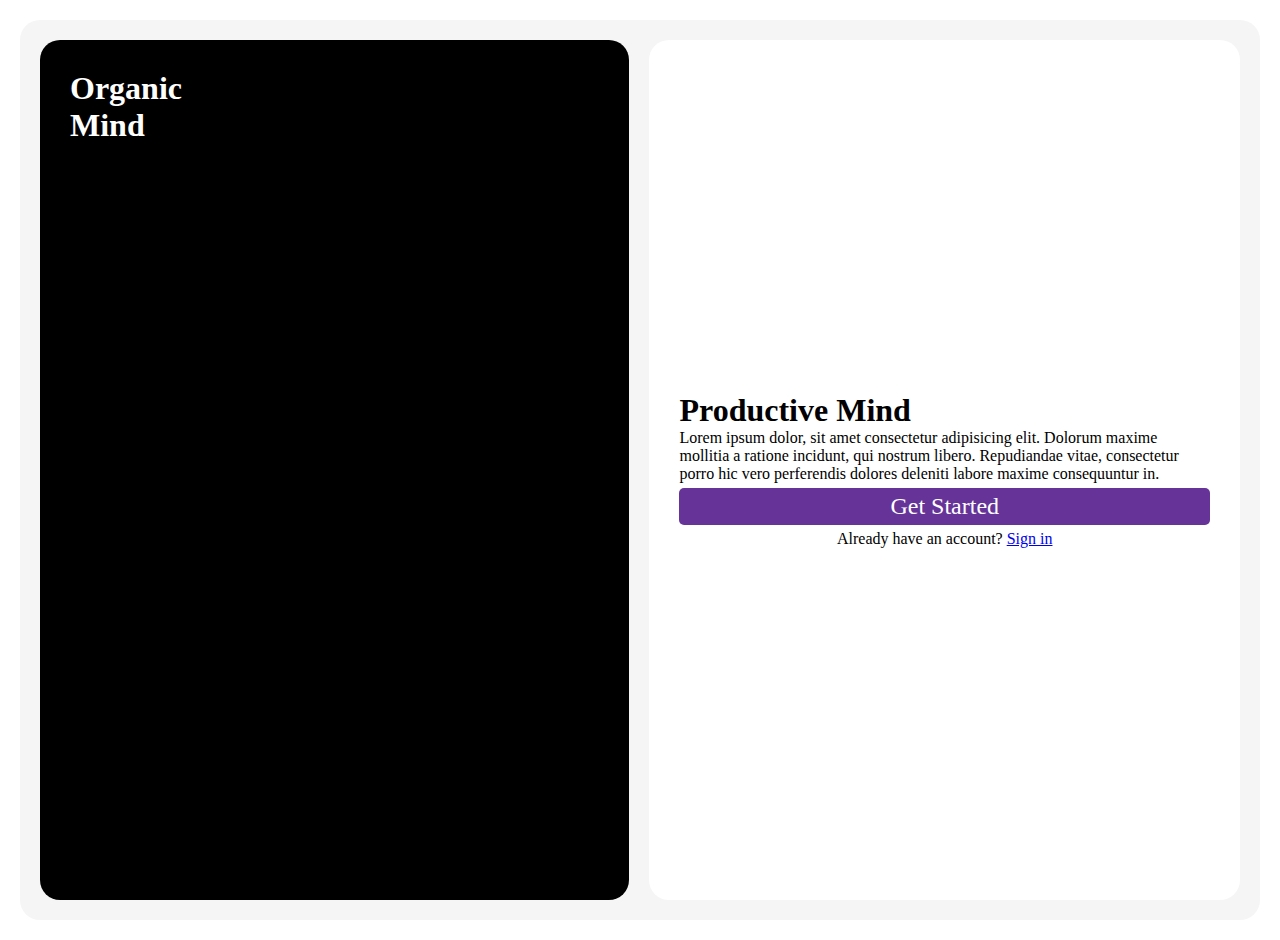
<file: index.html>
<!-- https://app.uizard.io/templates/XXJOvmKW0jhEyYZdmA7w/overview -->
<!DOCTYPE html>
<html lang="en">
<head>
    <meta charset="UTF-8">
    <meta name="viewport" content="width=device-width, initial-scale=1.0">
    <title>To Do list Project By JavaScript | Created By A-Al-Mamun</title>

    <!-- CSS Link -->
    <link rel="stylesheet" href="style.css">
</head>
<body>

    <main>
        <div class="main-left">
            <h1>Organic <br>Mind</h1>
        </div>
        <div class="main-right">
            <h1>Productive Mind</h1>
            <p>Lorem ipsum dolor, sit amet consectetur adipisicing elit. Dolorum maxime mollitia a ratione incidunt, qui nostrum libero. Repudiandae vitae, consectetur porro hic vero perferendis dolores deleniti labore maxime consequuntur in.</p>
            <a href="home.html">Get Started</a>
            <span>Already have an account? <a href="./signin.html">Sign in</a></span>
        </div>
    </main>
    
    <script src="main.js"></script>
</body>
</html>
</file>
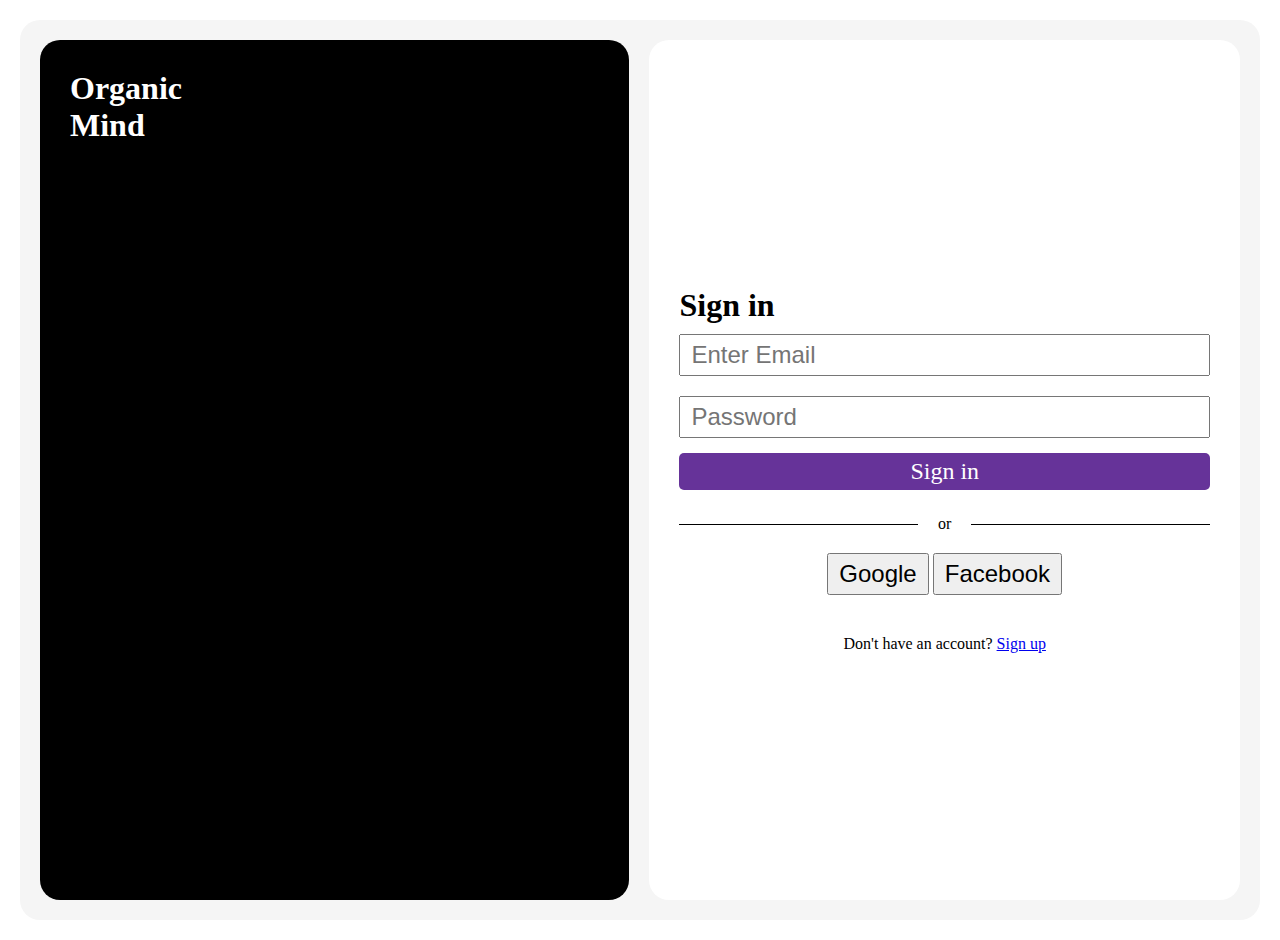
<file: signin.html>
<!DOCTYPE html>
<html lang="en">
<head>
    <meta charset="UTF-8">
    <meta name="viewport" content="width=device-width, initial-scale=1.0">
    <title>To Do list Sign in page | Created By A-Al-Mamun</title>

    <!-- CSS Link -->
    <link rel="stylesheet" href="style.css">
</head>
<body>

    <main>
        <div class="main-left">
            <h1>Organic <br>Mind</h1>
        </div>
        <div class="main-right">
            <h1>Sign in</h1>
            <input type="email" placeholder="Enter Email" id="">
            <input type="password" placeholder="Password" id="">
            <a href="#">Sign in</a>
            <fieldset>
                <legend>or</legend>
                <button>Google</button>
                <button>Facebook</button>
            </fieldset>
            <span>Don't have an account? <a href="signup.html">Sign up</a></span>
        </div>
    </main>
    
    <script src="main.js"></script>
</body>
</html>
</file>
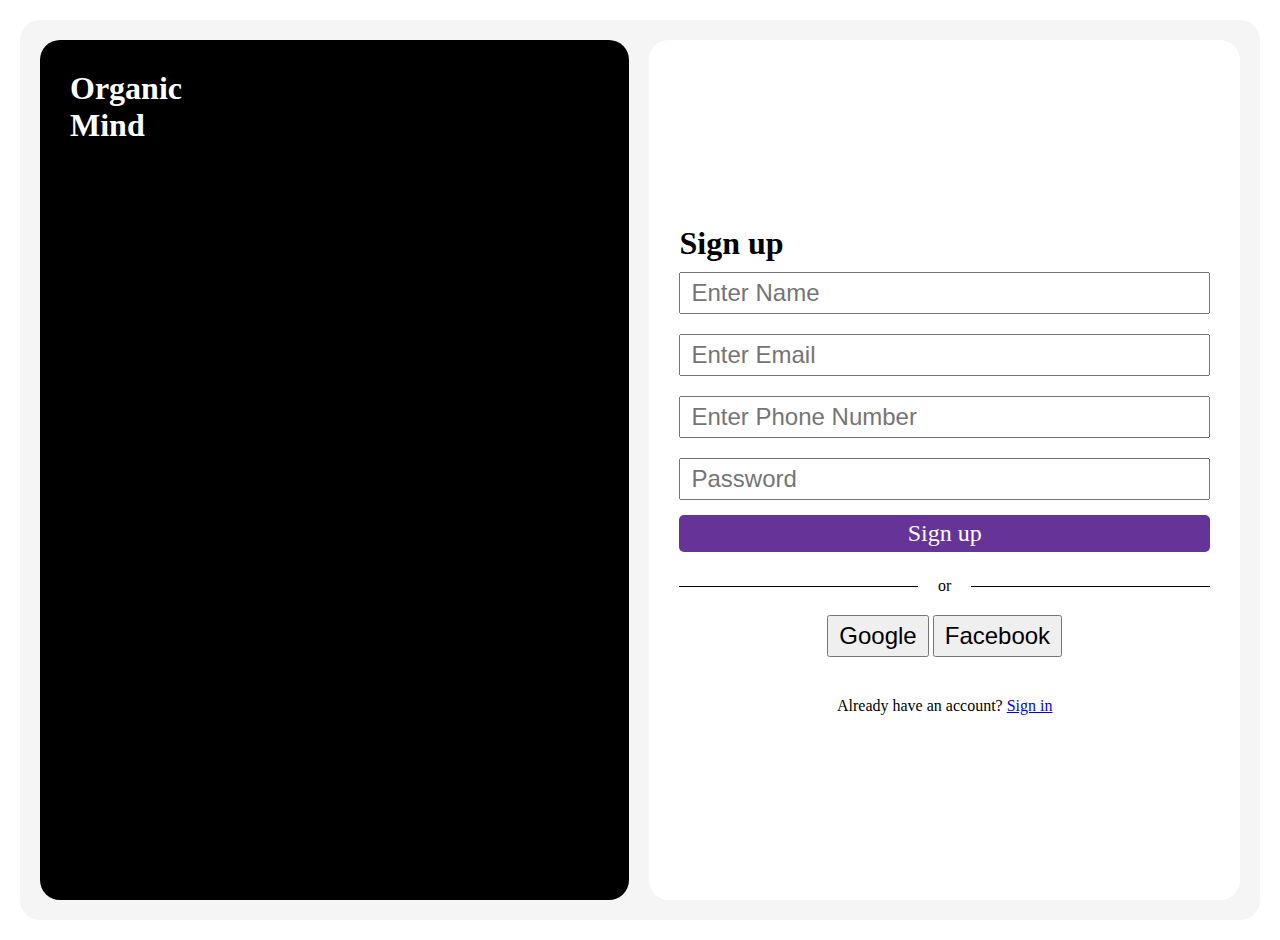
<file: signup.html>
<!DOCTYPE html>
<html lang="en">
<head>
    <meta charset="UTF-8">
    <meta name="viewport" content="width=device-width, initial-scale=1.0">
    <title>To Do list Sign up page | Created By A-Al-Mamun</title>

    <!-- CSS Link -->
    <link rel="stylesheet" href="style.css">
</head>
<body>

    <main>
        <div class="main-left">
            <h1>Organic <br>Mind</h1>
        </div>
        <div class="main-right">
            <h1>Sign up</h1>
            <input type="text" placeholder="Enter Name" id="">
            <input type="email" placeholder="Enter Email" id="">
            <input type="number" placeholder="Enter Phone Number" id="">
            <input type="password" placeholder="Password" id="">
            <a href="#">Sign up</a>
            <fieldset>
                <legend>or</legend>
                <button>Google</button>
                <button>Facebook</button>
            </fieldset>
            <span>Already have an account? <a href="signin.html">Sign in</a></span>
        </div>
    </main>
    
    <script src="main.js"></script>
</body>
</html>
</file>
<file: style.css>
*{
    margin: 0;
    padding: 0;
    box-sizing: border-box;
}

main{
    max-width: 100%;
    height: 100vh;
    margin: 20px;
    padding: 20px;
    border-radius: 20px;
    background: #f5f5f5;
    display: flex;
    justify-content: space-between;
}
.main-left{
    flex: 0 50%;
    background: #000;
    border-radius: 20px;
    margin-right: 10px;
}
.main-left h1{
    color: #fff;
    padding: 30px;
}

.main-right{
    flex: 0 50%;
    background: #fff;
    border-radius: 20px;
    margin-left: 10px;
    padding: 0 30px;
    display: flex;
    flex-direction: column;
    justify-content: center;
}
.main-right h1{}
.main-right p{}
.main-right>a{
    display: inline-block;
    text-decoration: none;
    background: rebeccapurple;
    padding: 5px 10px;
    color: #fff;
    margin: 5px 0;
    border-radius: 5px;
    font-size: 1.5rem;
    text-align: center;
}
.main-right span{
    text-align: center;
}
.main-right span a{}
.main-right span a:hover{}

/* For Sign in SEction */
.main-right input{
    padding: 5px 10px;
    margin: 10px 0;
    font-size: 1.5rem;
}
.main-right fieldset{
    border: 0;
    border-top: 1px solid #000!important;
    text-align: center;
    padding: 20px;
    margin: 20px 0;
}
.main-right fieldset legend{
    margin: auto;
    padding: 0 20px;
}
.main-right fieldset button{
    font-size: 1.5rem;
    padding: 5px 10px;
}


/* Home page Section Start */
.left-menu{
    flex: 0 40%;
    background: #fff;
    padding: 15px;
    border-radius: 15px;
}
.left-title{
    display: flex;
    align-items: center;
    justify-content: space-between;
    margin-bottom: 20px;
}
.left-title h1{}
.left-title i{
    font-size: 1.5rem;
}

.search{
    border: 1px solid #ddd;
    padding: 5px;
    border-radius: 30px;
    position: relative;
    margin-bottom: 20px;
}
.search i{
    position: absolute;
    top: 10px;
    left: 10px;
}
.search input{
    width: 100%;
    border: 0;
    padding: 5px;
}
.task{
    display: flex;
    flex-direction: column;
    margin-bottom: 20px;
}
.task span{
    text-transform: uppercase;
    color: rebeccapurple;
}
.task a{
    display: inline-block;
    text-decoration: none;
    color: #000;
    padding: 5px 0;
}
.task a i{
    margin-right: 10px;
}

.right-content{
    flex: 0 60%;
}
/* Home page Section End */
</file>
